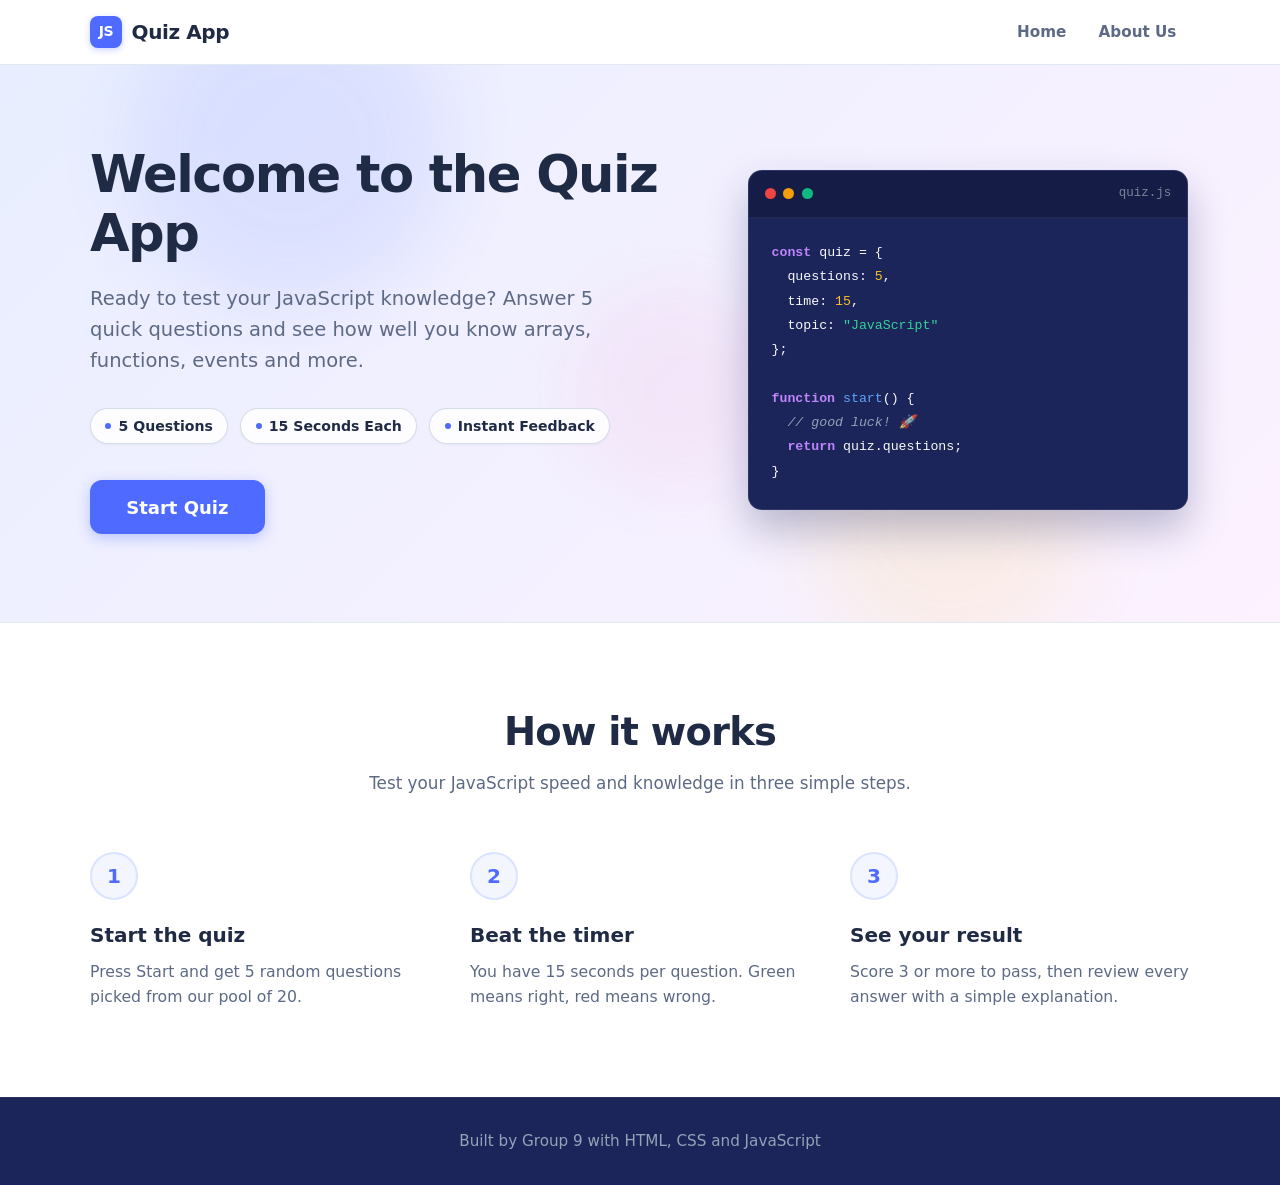
<file: index.html>
<!DOCTYPE html>
<html lang="en">

<head>
  <meta charset="UTF-8">
  <meta name="viewport" content="width=device-width, initial-scale=1.0">
  <title>JS Quiz App | Test your JavaScript knowledge</title>
  <link rel="stylesheet" href="style.css">
</head>

<body>
  <!-- FULLSCREEN CONFETTI CANVAS -->
  <canvas id="confetti-canvas"></canvas>

  <!-- STICKY NAVBAR -->
  <header class="navbar">
    <div class="wrap nav-inner">
      <a href="#" id="nav-home" class="brand" aria-label="JS Quiz App Home">
        <span class="brand-icon">JS</span>
        <span class="brand-name">Quiz App</span>
      </a>
      <nav>
        <a href="index.html" id="nav-home-link" class="nav-link">Home</a>
        <a href="about.html" id="nav-about-link" class="nav-link">About Us</a>
        <button type="button" id="nav-exit-btn" class="nav-link exit-nav-btn" style="display: none;"
          title="Exit to Home screen">Exit Quiz</button>
      </nav>
    </div>
  </header>

  <!-- MAIN APP SCREENS -->
  <main id="app-main">

    <!-- SCREEN 1: HOME -->
    <section id="home-screen" class="screen active" aria-labelledby="home-title">
      <div class="hero">
        <div class="hero-bg-shapes" aria-hidden="true">
          <div class="shape shape-1"></div>
          <div class="shape shape-2"></div>
          <div class="shape shape-3"></div>
        </div>
        <div class="wrap hero-grid">
          <div class="hero-text">
            <h1 id="home-title">Welcome to the Quiz App</h1>
            <p class="lead">Ready to test your JavaScript knowledge? Answer 5 quick questions and see how well you know
              arrays, functions, events and more.</p>
            <div class="chips">
              <span class="chip"><span class="chip-dot"></span>5 Questions</span>
              <span class="chip"><span class="chip-dot"></span>15 Seconds Each</span>
              <span class="chip"><span class="chip-dot"></span>Instant Feedback</span>
            </div>
            <div class="hero-actions">
              <button id="start-btn" class="btn primary big">Start Quiz</button>
            </div>
          </div>
          <div class="hero-art" aria-hidden="true">
            <div class="code-window">
              <div class="code-bar">
                <i class="dot red"></i>
                <i class="dot yellow"></i>
                <i class="dot green"></i>
                <span class="code-title">quiz.js</span>
              </div>
              <pre><code><span class="k">const</span> quiz = {
  questions: <span class="n">5</span>,
  time: <span class="n">15</span>,
  topic: <span class="s">"JavaScript"</span>
};

<span class="k">function</span> <span class="f">start</span>() {
  <span class="c">// good luck! 🚀</span>
  <span class="k">return</span> quiz.questions;
}</code></pre>
            </div>
          </div>
        </div>
      </div>

      <div class="wrap how">
        <div class="section-header">
          <h2>How it works</h2>
          <p class="section-desc">Test your JavaScript speed and knowledge in three simple steps.</p>
        </div>
        <div class="steps">
          <div class="step">
            <span class="step-num">1</span>
            <h3>Start the quiz</h3>
            <p>Press Start and get 5 random questions picked from our pool of 20.</p>
          </div>
          <div class="step">
            <span class="step-num">2</span>
            <h3>Beat the timer</h3>
            <p>You have 15 seconds per question. Green means right, red means wrong.</p>
          </div>
          <div class="step">
            <span class="step-num">3</span>
            <h3>See your result</h3>
            <p>Score 3 or more to pass, then review every answer with a simple explanation.</p>
          </div>
        </div>
      </div>
    </section>

    <!-- SCREEN 2: QUIZ -->
    <section id="quiz-screen" class="screen" aria-labelledby="question-text">
      <!-- Full-width light timer strip -->
      <div class="timer-band">
        <div class="wrap timer-wrap">
          <span class="timer-label">Time left</span>
          <div class="timer-track" role="progressbar" aria-label="Question timer" aria-valuenow="15" aria-valuemin="0"
            aria-valuemax="15">
            <div id="timer-bar" class="timer-bar"></div>
          </div>
          <span id="timer-text" class="timer-text">15s</span>
        </div>
      </div>

      <div class="wrap quiz-body">
        <div class="quiz-header">
          <span id="question-counter" class="badge-counter">Question 1 of 5</span>
          <span id="live-score" class="badge-score">Score: 0</span>
        </div>

        <div class="progress-track" role="progressbar" aria-label="Quiz progress" aria-valuenow="0" aria-valuemin="0"
          aria-valuemax="5">
          <div id="progress-bar" class="progress-bar"></div>
        </div>

        <div id="question-area" class="question-area" aria-live="polite">
          <h2 id="question-text"></h2>
          <div id="options" class="options"></div>
          <div class="quiz-controls-row">
            <div class="feedback-container">
              <p id="feedback" class="feedback" aria-live="assertive"></p>
            </div>
            <button id="skip-btn" class="btn btn-skip" type="button" title="Skip this question">Skip Question
              &rarr;</button>
          </div>
        </div>
      </div>
    </section>

    <!-- SCREEN 3: RESULT -->
    <section id="result-screen" class="screen" aria-labelledby="result-title">
      <!-- Full-width result banner -->
      <div class="result-hero">
        <div class="wrap result-grid">
          <div class="score-circle-wrapper">
            <div class="score-circle" aria-label="Final score">
              <span id="score-value">0</span>
              <span class="score-denom">/ 5</span>
            </div>
          </div>
          <div class="result-text">
            <h2 id="result-title"></h2>
            <p id="result-subtitle" class="lead"></p>
            <div id="best-score-wrapper" class="best-score-wrapper">
              <p id="best-score" class="best-score"></p>
            </div>
            <div class="result-buttons">
              <button id="retry-btn" class="btn primary">Try Again</button>
              <button id="home-btn" class="btn secondary">Back to Home</button>
            </div>
          </div>
        </div>
      </div>

      <!-- Review section on white background -->
      <div class="wrap review">
        <div class="review-header">
          <h3>Review your answers</h3>
          <p class="review-desc">Check your answers against the correct solutions with simple explanations.</p>
        </div>
        <div id="review-list" class="review-list"></div>
      </div>
    </section>

    <!-- SCREEN 4: ABOUT US -->
    <section id="about-screen" class="screen" aria-labelledby="about-title">
      <div class="hero about-hero">
        <div class="wrap">
          <div class="hero-text">
            <h1 id="about-title">About Group 9</h1>
            <p class="lead">Web Development Project · Build a Quiz That Challenges the Class with JavaScript</p>
          </div>
        </div>
      </div>

      <div class="wrap about-content">
        <div class="section-header">
          <h2>Meet the team</h2>
        </div>

        <!-- add <span class="member-badge">Role</span> inside .member-info if roles are needed -->
        <div class="team-grid">
          <div class="member-card">
            <div class="member-avatar">A</div>
            <div class="member-info">
              <h3 class="member-name">Ayesha Fatima</h3>
              <p class="member-reg">2024-ag-5501</p>
            </div>
          </div>

          <div class="member-card">
            <div class="member-avatar">M</div>
            <div class="member-info">
              <h3 class="member-name">Malaika Bashir</h3>
              <p class="member-reg">2024-ag-4316</p>
            </div>
          </div>

          <div class="member-card">
            <div class="member-avatar">M</div>
            <div class="member-info">
              <h3 class="member-name">Minahal Murtaza</h3>
              <p class="member-reg">2024-ag-4893</p>
            </div>
          </div>

          <div class="member-card">
            <div class="member-avatar">A</div>
            <div class="member-info">
              <h3 class="member-name">Ahmed Raza</h3>
              <p class="member-reg">2024-ag-6489</p>
            </div>
          </div>

          <div class="member-card">
            <div class="member-avatar">R</div>
            <div class="member-info">
              <h3 class="member-name">Rashid Ali</h3>
              <p class="member-reg">2024-ag-7095</p>
            </div>
          </div>

          <div class="member-card">
            <div class="member-avatar">I</div>
            <div class="member-info">
              <h3 class="member-name">Imama Khalid</h3>
              <p class="member-reg">2024-ag-7557</p>
            </div>
          </div>
        </div>

        <div class="about-overview-card">
          <div class="overview-header">
            <h3>About the project</h3>
          </div>
          <div class="overview-grid">
            <div class="overview-item">
              <div class="overview-icon">📦</div>
              <div class="overview-text">
                <strong>Arrays &amp; Objects</strong>
                <p>20 questions stored as an array of objects.</p>
              </div>
            </div>

            <div class="overview-item">
              <div class="overview-icon">⚙️</div>
              <div class="overview-text">
                <strong>Functions</strong>
                <p>Small, single-purpose functions run each part of the quiz.</p>
              </div>
            </div>

            <div class="overview-item">
              <div class="overview-icon">🎯</div>
              <div class="overview-text">
                <strong>Events</strong>
                <p>Clicks and keyboard keys (1-4, S, Esc) control the quiz.</p>
              </div>
            </div>

            <div class="overview-item">
              <div class="overview-icon">⏱️</div>
              <div class="overview-text">
                <strong>Timers</strong>
                <p>A 15-second countdown bar changes from green to orange to red.</p>
              </div>
            </div>

            <div class="overview-item">
              <div class="overview-icon">🏆</div>
              <div class="overview-text">
                <strong>Score Calculation</strong>
                <p>Correct answers add one point; 3 out of 5 is a pass.</p>
              </div>
            </div>

            <div class="overview-item">
              <div class="overview-icon">💡</div>
              <div class="overview-text">
                <strong>Answer Feedback</strong>
                <p>Instant colours plus a review with a simple explanation for every question.</p>
              </div>
            </div>
          </div>
        </div>

        <div class="about-actions">
          <button id="about-start-btn" class="btn primary">Start Quiz</button>
          <button id="about-home-btn" class="btn secondary">Back to Home</button>
        </div>
      </div>
    </section>

  </main>

  <!-- FOOTER -->
  <footer class="footer">
    <div class="wrap footer-content">
      <p>Built by Group 9 with HTML, CSS and JavaScript</p>
    </div>
  </footer>

  <script src="script.js"></script>
</body>

</html>
</file>
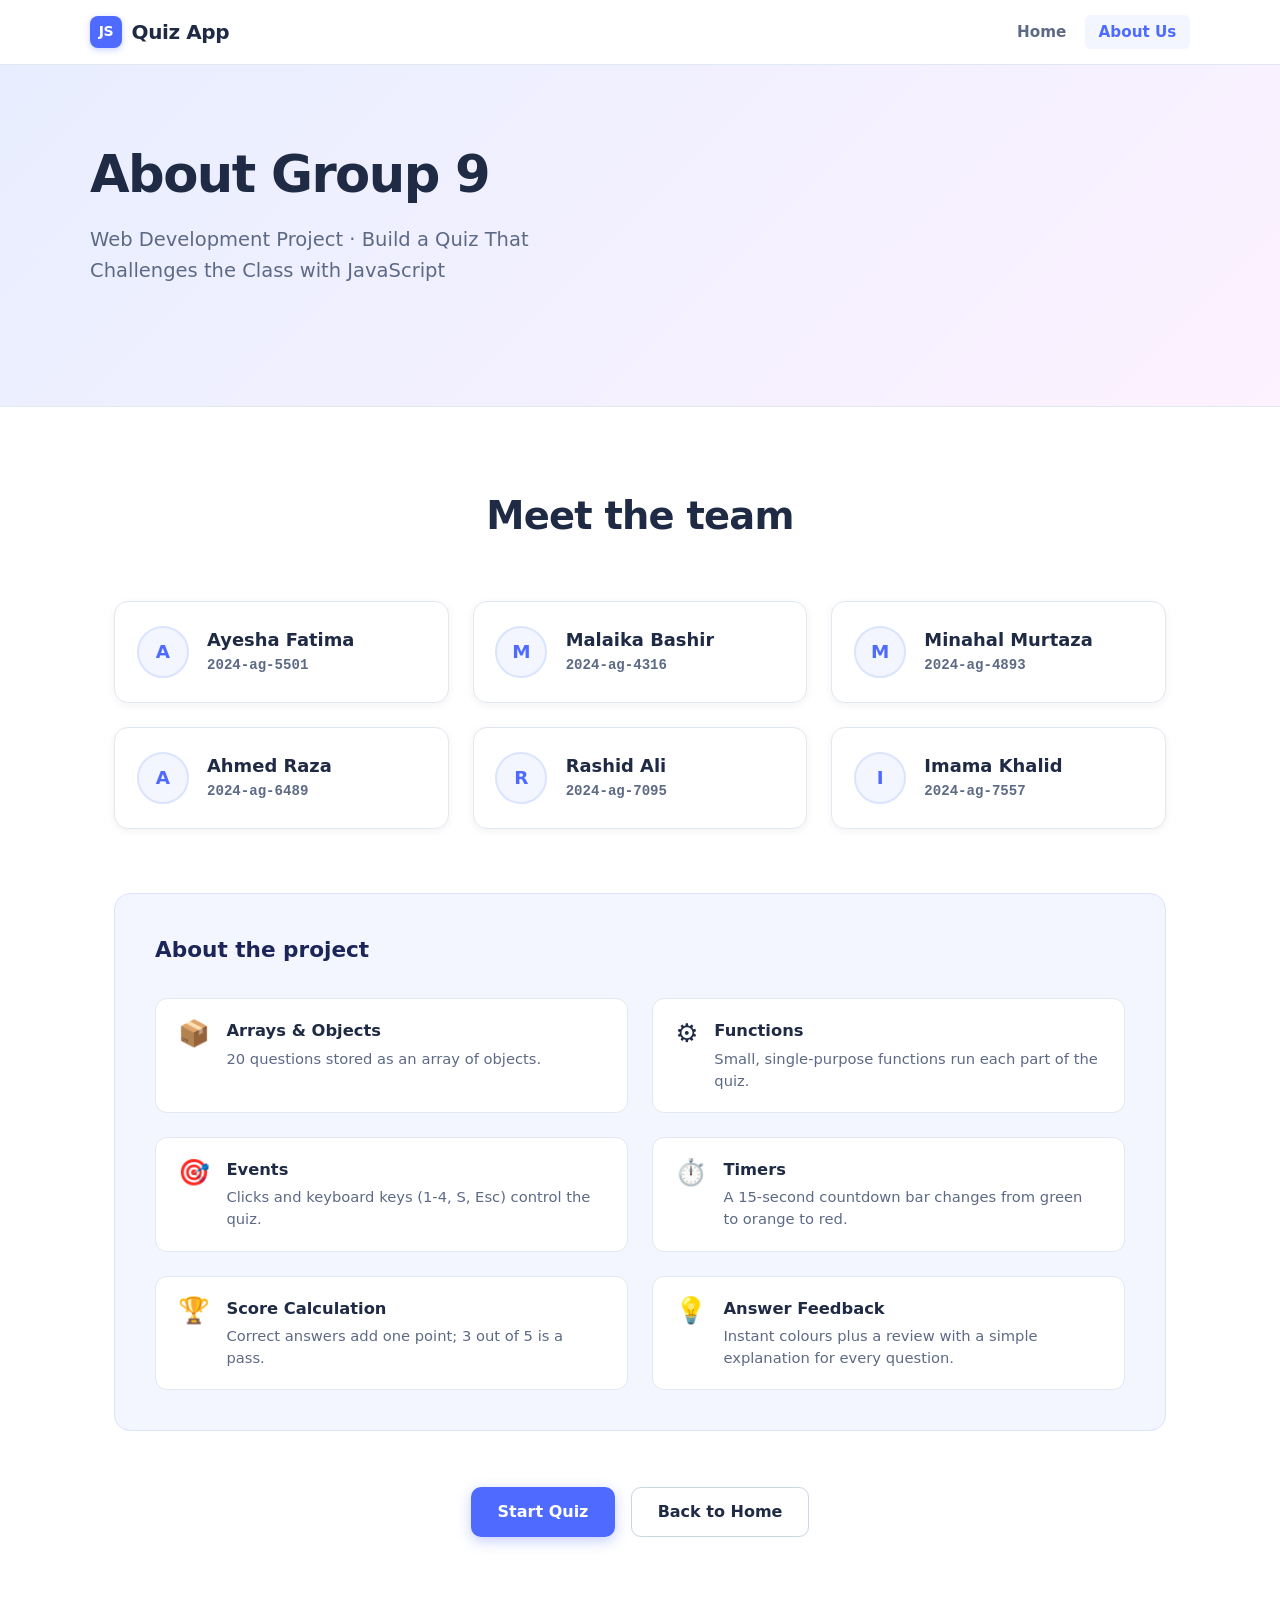
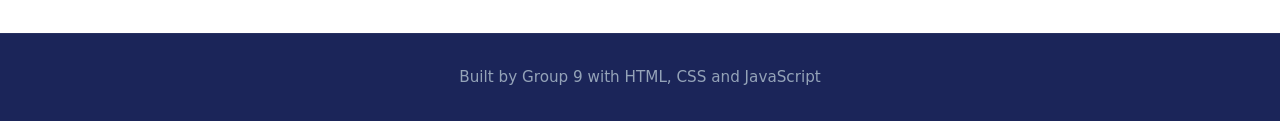
<file: about.html>
<!DOCTYPE html>
<html lang="en">

<head>
  <meta charset="UTF-8">
  <meta name="viewport" content="width=device-width, initial-scale=1.0">
  <title>About Us | JS Quiz App - Group 9</title>
  <link rel="stylesheet" href="style.css">
</head>

<body>
  <!-- STICKY NAVBAR -->
  <header class="navbar">
    <div class="wrap nav-inner">
      <a href="index.html" class="brand" aria-label="JS Quiz App Home">
        <span class="brand-icon">JS</span>
        <span class="brand-name">Quiz App</span>
      </a>
      <nav>
        <a href="index.html" class="nav-link">Home</a>
        <a href="about.html" class="nav-link active">About Us</a>
      </nav>
    </div>
  </header>

  <!-- MAIN APP CONTENT -->
  <main id="app-main">

    <!-- SCREEN 4: ABOUT US -->
    <section id="about-screen" class="screen active" aria-labelledby="about-title">
      <div class="hero about-hero">
        <div class="wrap">
          <div class="hero-text">
            <h1 id="about-title">About Group 9</h1>
            <p class="lead">Web Development Project · Build a Quiz That Challenges the Class with JavaScript</p>
          </div>
        </div>
      </div>

      <div class="wrap about-content">
        <div class="section-header">
          <h2>Meet the team</h2>
        </div>

        <!-- add <span class="member-badge">Role</span> inside .member-info if roles are needed -->
        <div class="team-grid">
          <div class="member-card">
            <div class="member-avatar">A</div>
            <div class="member-info">
              <h3 class="member-name">Ayesha Fatima</h3>
              <p class="member-reg">2024-ag-5501</p>
            </div>
          </div>

          <div class="member-card">
            <div class="member-avatar">M</div>
            <div class="member-info">
              <h3 class="member-name">Malaika Bashir</h3>
              <p class="member-reg">2024-ag-4316</p>
            </div>
          </div>

          <div class="member-card">
            <div class="member-avatar">M</div>
            <div class="member-info">
              <h3 class="member-name">Minahal Murtaza</h3>
              <p class="member-reg">2024-ag-4893</p>
            </div>
          </div>

          <div class="member-card">
            <div class="member-avatar">A</div>
            <div class="member-info">
              <h3 class="member-name">Ahmed Raza</h3>
              <p class="member-reg">2024-ag-6489</p>
            </div>
          </div>

          <div class="member-card">
            <div class="member-avatar">R</div>
            <div class="member-info">
              <h3 class="member-name">Rashid Ali</h3>
              <p class="member-reg">2024-ag-7095</p>
            </div>
          </div>

          <div class="member-card">
            <div class="member-avatar">I</div>
            <div class="member-info">
              <h3 class="member-name">Imama Khalid</h3>
              <p class="member-reg">2024-ag-7557</p>
            </div>
          </div>
        </div>

        <div class="about-overview-card">
          <div class="overview-header">
            <h3>About the project</h3>
          </div>
          <div class="overview-grid">
            <div class="overview-item">
              <div class="overview-icon">📦</div>
              <div class="overview-text">
                <strong>Arrays &amp; Objects</strong>
                <p>20 questions stored as an array of objects.</p>
              </div>
            </div>

            <div class="overview-item">
              <div class="overview-icon">⚙️</div>
              <div class="overview-text">
                <strong>Functions</strong>
                <p>Small, single-purpose functions run each part of the quiz.</p>
              </div>
            </div>

            <div class="overview-item">
              <div class="overview-icon">🎯</div>
              <div class="overview-text">
                <strong>Events</strong>
                <p>Clicks and keyboard keys (1-4, S, Esc) control the quiz.</p>
              </div>
            </div>

            <div class="overview-item">
              <div class="overview-icon">⏱️</div>
              <div class="overview-text">
                <strong>Timers</strong>
                <p>A 15-second countdown bar changes from green to orange to red.</p>
              </div>
            </div>

            <div class="overview-item">
              <div class="overview-icon">🏆</div>
              <div class="overview-text">
                <strong>Score Calculation</strong>
                <p>Correct answers add one point; 3 out of 5 is a pass.</p>
              </div>
            </div>

            <div class="overview-item">
              <div class="overview-icon">💡</div>
              <div class="overview-text">
                <strong>Answer Feedback</strong>
                <p>Instant colours plus a review with a simple explanation for every question.</p>
              </div>
            </div>
          </div>
        </div>

        <div class="about-actions">
          <a href="index.html?start=quiz" id="about-start-btn" class="btn primary">Start Quiz</a>
          <a href="index.html" id="about-home-btn" class="btn secondary">Back to Home</a>
        </div>
      </div>
    </section>

  </main>

  <!-- FOOTER -->
  <footer class="footer">
    <div class="wrap footer-content">
      <p>Built by Group 9 with HTML, CSS and JavaScript</p>
    </div>
  </footer>
</body>

</html>
</file>
<file: style.css>
/* ==========================================================================
   CSS VARIABLES & DESIGN TOKENS
   ========================================================================== */
:root {
  --bg: #ffffff;             /* page background */
  --soft: #f3f6ff;           /* light blue for bands and hover */
  --primary: #4f6bff;        /* main blue-violet */
  --primary-dark: #3b52d9;
  --accent: #ffb703;         /* yellow/orange highlight */
  --text: #1f2a44;
  --muted: #5d6a85;
  --correct: #22c55e;        /* green */
  --correct-bg: #ecfdf5;     /* soft green tint */
  --correct-border: #86efac;
  --wrong: #ef4444;          /* red */
  --wrong-bg: #fef2f2;       /* soft red tint */
  --wrong-border: #fca5a5;
  --warn: #f59e0b;           /* orange (timer mid) */
  --warn-bg: #fffbeb;
  --navy: #1b2559;           /* footer and code window */
  --shadow: 0 10px 30px rgba(79, 107, 255, 0.18);
  --shadow-sm: 0 2px 8px rgba(31, 42, 68, 0.06);
  --shadow-md: 0 6px 18px rgba(79, 107, 255, 0.12);
  --gradient-hero: linear-gradient(135deg, #e8eeff 0%, #fdf2ff 100%);
  --border-subtle: #e2e8f0;
  --font-family: "Segoe UI", system-ui, -apple-system, Roboto, Helvetica, Arial, sans-serif;
  --font-mono: ui-monospace, SFMono-Regular, Menlo, Monaco, Consolas, "Liberation Mono", "Courier New", monospace;
  --transition-fast: 0.2s ease;
  --transition-normal: 0.3s ease;
}

/* ==========================================================================
   BASE RESET & TYPOGRAPHY
   ========================================================================== */
*, *::before, *::after {
  box-sizing: border-box;
  margin: 0;
  padding: 0;
}

html {
  font-size: 16px;
  scroll-behavior: smooth;
}

body {
  min-height: 100vh;
  display: flex;
  flex-direction: column;
  background-color: var(--bg);
  color: var(--text);
  font-family: var(--font-family);
  line-height: 1.5;
  -webkit-font-smoothing: antialiased;
  -moz-osx-font-smoothing: grayscale;
  overflow-x: hidden;
}

main {
  flex: 1 0 auto;
  position: relative;
  width: 100%;
}

/* Full-width container to center readable content */
.wrap {
  width: min(92%, 1100px);
  margin-left: auto;
  margin-right: auto;
}

a {
  color: inherit;
  text-decoration: none;
}

button {
  font-family: inherit;
}

code {
  font-family: var(--font-mono);
  background-color: #f1f5f9;
  color: var(--navy);
  padding: 0.15em 0.4em;
  border-radius: 4px;
  font-size: 0.9em;
  border: 1px solid #e2e8f0;
}

/* ==========================================================================
   CONFETTI CANVAS (FULLSCREEN OVERLAY)
   ========================================================================== */
#confetti-canvas {
  position: fixed;
  inset: 0;
  width: 100vw;
  height: 100vh;
  pointer-events: none;
  z-index: 999;
}

/* ==========================================================================
   STICKY NAVBAR
   ========================================================================== */
.navbar {
  position: sticky;
  top: 0;
  z-index: 100;
  background-color: rgba(255, 255, 255, 0.95);
  backdrop-filter: blur(10px);
  -webkit-backdrop-filter: blur(10px);
  border-bottom: 1px solid var(--border-subtle);
  transition: box-shadow var(--transition-fast);
}

.nav-inner {
  display: flex;
  align-items: center;
  justify-content: space-between;
  height: 64px;
}

.brand {
  display: flex;
  align-items: center;
  gap: 0.6rem;
  font-weight: 800;
  font-size: 1.25rem;
  color: var(--text);
  letter-spacing: -0.02em;
  transition: opacity var(--transition-fast);
}

.brand:hover {
  opacity: 0.85;
}

.brand-icon {
  display: inline-flex;
  align-items: center;
  justify-content: center;
  width: 32px;
  height: 32px;
  background-color: var(--primary);
  color: #ffffff;
  font-size: 0.88rem;
  font-weight: 900;
  border-radius: 8px;
  box-shadow: 0 2px 6px rgba(79, 107, 255, 0.3);
}

.nav-link {
  font-weight: 600;
  font-size: 0.95rem;
  color: var(--muted);
  padding: 0.5rem 0.85rem;
  border-radius: 6px;
  transition: color var(--transition-fast), background-color var(--transition-fast);
}

.nav-link:hover,
.nav-link.active {
  color: var(--primary);
  background-color: var(--soft);
}

.nav-link:focus-visible {
  outline: 3px solid rgba(79, 107, 255, 0.45);
  outline-offset: 2px;
}

.nav-link.exit-nav-btn {
  background: none;
  border: 1.5px solid rgba(239, 68, 68, 0.35);
  color: var(--wrong);
  cursor: pointer;
  font-family: inherit;
  font-size: 0.92rem;
  font-weight: 700;
  padding: 0.45rem 1rem;
  border-radius: 8px;
  display: inline-flex;
  align-items: center;
  gap: 0.35rem;
  transition: all var(--transition-fast);
}

.nav-link.exit-nav-btn:hover {
  background-color: var(--wrong-bg);
  border-color: var(--wrong);
  color: #b91c1c;
  transform: translateY(-1px);
  box-shadow: 0 2px 8px rgba(239, 68, 68, 0.15);
}

/* ==========================================================================
   BUTTONS
   ========================================================================== */
.btn {
  display: inline-flex;
  align-items: center;
  justify-content: center;
  min-height: 48px;
  padding: 0.75rem 1.6rem;
  font-size: 1rem;
  font-weight: 600;
  border-radius: 10px;
  border: 1px solid transparent;
  cursor: pointer;
  transition: transform var(--transition-fast), box-shadow var(--transition-fast), background-color var(--transition-fast), border-color var(--transition-fast);
  user-select: none;
}

.btn:focus-visible {
  outline: 3px solid rgba(79, 107, 255, 0.45);
  outline-offset: 2px;
}

.btn:active {
  transform: translateY(1px);
}

.btn.big {
  min-height: 54px;
  padding: 0.9rem 2.2rem;
  font-size: 1.125rem;
  border-radius: 12px;
}

.btn.primary {
  background-color: var(--primary);
  color: #ffffff;
  box-shadow: 0 4px 14px rgba(79, 107, 255, 0.32);
}

.btn.primary:hover {
  background-color: var(--primary-dark);
  transform: translateY(-2px);
  box-shadow: 0 6px 20px rgba(79, 107, 255, 0.42);
}

.btn.secondary {
  background-color: #ffffff;
  color: var(--text);
  border-color: #cbd5e1;
}

.btn.secondary:hover {
  background-color: var(--soft);
  border-color: var(--primary);
  color: var(--primary);
  transform: translateY(-2px);
}

/* ==========================================================================
   SCREEN TRANSITIONS
   ========================================================================== */
.screen {
  display: none;
  opacity: 0;
  transform: translateY(12px);
  transition: opacity 0.3s ease, transform 0.3s ease;
}

.screen.active {
  display: block;
  opacity: 1;
  transform: translateY(0);
}

.screen-enter {
  animation: screenSlideIn 0.4s cubic-bezier(0.16, 1, 0.3, 1) forwards;
}

.screen-exit {
  animation: screenSlideOut 0.3s cubic-bezier(0.16, 1, 0.3, 1) forwards;
}

@keyframes screenSlideIn {
  from {
    opacity: 0;
    transform: translateY(14px);
  }
  to {
    opacity: 1;
    transform: translateY(0);
  }
}

@keyframes screenSlideOut {
  from {
    opacity: 1;
    transform: translateY(0);
  }
  to {
    opacity: 0;
    transform: translateY(-8px);
  }
}

/* ==========================================================================
   SCREEN 1: HOME SCREEN
   ========================================================================== */
.hero {
  position: relative;
  background: var(--gradient-hero);
  padding: 5rem 0 5.5rem;
  overflow: hidden;
  border-bottom: 1px solid var(--border-subtle);
}

/* Subtle background decorative shapes */
.hero-bg-shapes {
  position: absolute;
  inset: 0;
  pointer-events: none;
  overflow: hidden;
  z-index: 0;
}

.shape {
  position: absolute;
  border-radius: 50%;
  filter: blur(40px);
  opacity: 0.45;
}

.shape-1 {
  width: 320px;
  height: 320px;
  background-color: rgba(79, 107, 255, 0.25);
  top: -80px;
  left: 10%;
  animation: floatShape 12s ease-in-out infinite alternate;
}

.shape-2 {
  width: 280px;
  height: 280px;
  background-color: rgba(255, 183, 3, 0.2);
  bottom: -40px;
  right: 15%;
  animation: floatShape 16s ease-in-out infinite alternate-reverse;
}

.shape-3 {
  width: 200px;
  height: 200px;
  background-color: rgba(236, 72, 153, 0.15);
  top: 40%;
  left: 45%;
}

@keyframes floatShape {
  0% { transform: translateY(0) scale(1); }
  100% { transform: translateY(20px) scale(1.08); }
}

.hero-grid {
  position: relative;
  z-index: 1;
  display: grid;
  grid-template-columns: 1.15fr 0.85fr;
  align-items: center;
  gap: 3.5rem;
}

.hero-text h1 {
  font-size: clamp(2.2rem, 4.2vw, 3.2rem);
  font-weight: 800;
  line-height: 1.15;
  color: var(--text);
  letter-spacing: -0.03em;
  margin-bottom: 1.25rem;
  animation: titleFadeIn 0.6s ease-out;
}

@keyframes titleFadeIn {
  from {
    opacity: 0;
    transform: translateY(10px);
  }
  to {
    opacity: 1;
    transform: translateY(0);
  }
}

.hero-text .lead {
  font-size: clamp(1.05rem, 1.8vw, 1.22rem);
  color: var(--muted);
  line-height: 1.6;
  max-width: 540px;
  margin-bottom: 2rem;
}

.chips {
  display: flex;
  flex-wrap: wrap;
  gap: 0.75rem;
  margin-bottom: 2.25rem;
}

.chip {
  display: inline-flex;
  align-items: center;
  gap: 0.45rem;
  background: rgba(255, 255, 255, 0.85);
  border: 1px solid rgba(203, 213, 225, 0.8);
  padding: 0.4rem 0.9rem;
  border-radius: 9999px;
  font-size: 0.88rem;
  font-weight: 600;
  color: var(--text);
  box-shadow: 0 1px 3px rgba(0, 0, 0, 0.04);
}

.chip-dot {
  width: 6px;
  height: 6px;
  border-radius: 50%;
  background-color: var(--primary);
}

.hero-actions {
  display: flex;
  align-items: center;
  gap: 1rem;
}

/* Code Window */
.hero-art {
  display: flex;
  justify-content: center;
}

.code-window {
  width: 100%;
  max-width: 440px;
  background-color: var(--navy);
  border-radius: 14px;
  box-shadow: 0 20px 40px rgba(27, 37, 89, 0.28);
  border: 1px solid rgba(255, 255, 255, 0.08);
  overflow: hidden;
  animation: floatCode 6s ease-in-out infinite;
}

@keyframes floatCode {
  0%, 100% {
    transform: translateY(0);
  }
  50% {
    transform: translateY(-8px);
  }
}

.code-bar {
  display: flex;
  align-items: center;
  padding: 0.85rem 1rem;
  background-color: rgba(0, 0, 0, 0.22);
  border-bottom: 1px solid rgba(255, 255, 255, 0.06);
  gap: 0.45rem;
}

.code-bar .dot {
  width: 11px;
  height: 11px;
  border-radius: 50%;
  display: inline-block;
}

.dot.red { background-color: #ef4444; }
.dot.yellow { background-color: #f59e0b; }
.dot.green { background-color: #10b981; }

.code-title {
  margin-left: auto;
  font-family: var(--font-mono);
  font-size: 0.78rem;
  color: rgba(255, 255, 255, 0.45);
}

.code-window pre {
  margin: 0;
  padding: 1.4rem 1.4rem 1.6rem;
  font-family: var(--font-mono);
  font-size: 0.92rem;
  line-height: 1.65;
  color: #f8fafc;
  overflow-x: auto;
}

.code-window code {
  background: transparent;
  border: none;
  padding: 0;
  color: inherit;
}

.code-window .k { color: #c084fc; font-weight: 600; } /* keyword */
.code-window .n { color: #fbbf24; }                   /* number */
.code-window .s { color: #34d399; }                   /* string */
.code-window .f { color: #60a5fa; }                   /* function */
.code-window .c { color: #94a3b8; font-style: italic;}/* comment */

/* "How it works" section */
.how {
  padding: 5rem 0 5.5rem;
}

.section-header {
  text-align: center;
  margin-bottom: 3.5rem;
}

.section-header h2 {
  font-size: clamp(1.8rem, 3vw, 2.4rem);
  font-weight: 800;
  color: var(--text);
  letter-spacing: -0.02em;
  margin-bottom: 0.6rem;
}

.section-desc {
  font-size: 1.05rem;
  color: var(--muted);
}

.steps {
  display: grid;
  grid-template-columns: repeat(3, 1fr);
  gap: 2.5rem;
}

.step {
  display: flex;
  flex-direction: column;
  align-items: flex-start;
}

.step-num {
  display: flex;
  align-items: center;
  justify-content: center;
  width: 48px;
  height: 48px;
  border-radius: 50%;
  background-color: var(--soft);
  color: var(--primary);
  font-weight: 800;
  font-size: 1.25rem;
  margin-bottom: 1.25rem;
  border: 2px solid #dbe4ff;
}

.step h3 {
  font-size: 1.25rem;
  font-weight: 700;
  color: var(--text);
  margin-bottom: 0.6rem;
}

.step p {
  color: var(--muted);
  font-size: 0.98rem;
  line-height: 1.6;
}

/* ==========================================================================
   SCREEN 2: QUIZ SCREEN
   ========================================================================== */
/* Full-width timer band under navbar */
.timer-band {
  background-color: var(--soft);
  border-bottom: 1px solid var(--border-subtle);
  padding: 0.8rem 0;
}

.timer-wrap {
  display: flex;
  align-items: center;
  gap: 1.25rem;
}

.timer-label {
  font-weight: 700;
  font-size: 0.92rem;
  color: var(--muted);
  text-transform: uppercase;
  letter-spacing: 0.04em;
  white-space: nowrap;
}

.timer-track {
  flex: 1;
  height: 10px;
  background-color: #e2e8f0;
  border-radius: 9999px;
  overflow: hidden;
}

.timer-bar {
  height: 100%;
  width: 100%;
  border-radius: 9999px;
  background-color: var(--correct);
  transition: width 0.1s linear, background-color 0.3s ease;
}

.timer-bar.timer-green {
  background-color: var(--correct);
}

.timer-bar.timer-orange {
  background-color: var(--warn);
}

.timer-bar.timer-red {
  background-color: var(--wrong);
}

.timer-text {
  font-family: var(--font-mono);
  font-weight: 800;
  font-size: 1.15rem;
  color: var(--text);
  min-width: 46px;
  text-align: right;
  font-variant-numeric: tabular-nums;
}

/* Quiz Content Column (max ~860px, NO CARD WRAPPER) */
.quiz-body {
  max-width: 860px;
  padding: 3rem 1.5rem 5rem;
}

.quiz-header {
  display: flex;
  align-items: center;
  justify-content: space-between;
  margin-bottom: 1rem;
}

.badge-counter {
  font-size: 1.05rem;
  font-weight: 700;
  color: var(--text);
}

.badge-score {
  font-size: 1.05rem;
  font-weight: 700;
  color: var(--primary);
  background-color: var(--soft);
  padding: 0.35rem 0.85rem;
  border-radius: 9999px;
}

.exit-link {
  background: none;
  border: none;
  font-size: 0.88rem;
  font-weight: 600;
  color: var(--muted);
  cursor: pointer;
  padding: 0.25rem 0.5rem;
  border-radius: 4px;
  transition: color var(--transition-fast);
}

.exit-link:hover {
  color: var(--wrong);
  text-decoration: underline;
}

.progress-track {
  height: 6px;
  background-color: #edf2f7;
  border-radius: 9999px;
  overflow: hidden;
  margin-bottom: 2.5rem;
}

.progress-bar {
  height: 100%;
  width: 0%;
  background-color: var(--primary);
  border-radius: 9999px;
  transition: width 0.35s cubic-bezier(0.16, 1, 0.3, 1);
}

.question-area {
  animation: questionFadeIn 0.35s ease-out;
}

.question-area.anim-out {
  animation: questionFadeOut 0.25s ease-in forwards;
}

@keyframes questionFadeIn {
  from {
    opacity: 0;
    transform: translateY(10px);
  }
  to {
    opacity: 1;
    transform: translateY(0);
  }
}

@keyframes questionFadeOut {
  from {
    opacity: 1;
    transform: translateY(0);
  }
  to {
    opacity: 0;
    transform: translateY(-8px);
  }
}

#question-text {
  font-size: clamp(1.4rem, 2.5vw, 1.95rem);
  font-weight: 700;
  line-height: 1.35;
  color: var(--text);
  margin-bottom: 2rem;
  letter-spacing: -0.015em;
}

/* 4 Answer buttons: 2x2 grid on desktop */
.options {
  display: grid;
  grid-template-columns: 1fr 1fr;
  gap: 1.1rem;
}

.option-btn {
  display: flex;
  align-items: center;
  gap: 0.85rem;
  min-height: 56px;
  padding: 1.1rem 1.35rem;
  background-color: #ffffff;
  border: 2px solid #e2e8f0;
  border-radius: 12px;
  color: var(--text);
  font-size: 1.05rem;
  font-weight: 600;
  text-align: left;
  line-height: 1.4;
  cursor: pointer;
  transition: transform 0.18s ease, border-color 0.18s ease, background-color 0.18s ease, box-shadow 0.18s ease;
  user-select: none;
}

.option-btn:hover:not(:disabled) {
  border-color: var(--primary);
  background-color: var(--soft);
  transform: translateY(-2px);
  box-shadow: 0 6px 16px rgba(79, 107, 255, 0.12);
}

.option-btn:focus-visible {
  outline: 3px solid rgba(79, 107, 255, 0.45);
  outline-offset: 2px;
}

.option-key {
  display: inline-flex;
  align-items: center;
  justify-content: center;
  width: 28px;
  height: 28px;
  background-color: #f1f5f9;
  color: var(--muted);
  border-radius: 6px;
  font-size: 0.85rem;
  font-weight: 700;
  flex-shrink: 0;
  transition: background-color var(--transition-fast), color var(--transition-fast);
}

.option-btn:hover:not(:disabled) .option-key {
  background-color: var(--primary);
  color: #ffffff;
}

.option-label {
  flex: 1;
}

/* Button Pop Animation upon selection */
.option-btn.pop {
  transform: scale(1.02);
}

/* Feedback states */
.option-btn.correct {
  background-color: var(--correct-bg) !important;
  border-color: var(--correct) !important;
  color: #14532d !important;
  animation: pulseCorrect 0.45s ease-out;
}

.option-btn.correct .option-key {
  background-color: var(--correct) !important;
  color: #ffffff !important;
}

.option-btn.wrong {
  background-color: var(--wrong-bg) !important;
  border-color: var(--wrong) !important;
  color: #7f1d1d !important;
  animation: shakeWrong 0.4s ease-in-out;
}

.option-btn.wrong .option-key {
  background-color: var(--wrong) !important;
  color: #ffffff !important;
}

.option-btn:disabled {
  cursor: default;
}

@keyframes pulseCorrect {
  0% { transform: scale(1); }
  50% { transform: scale(1.03); }
  100% { transform: scale(1); }
}

@keyframes shakeWrong {
  0%, 100% { transform: translateX(0); }
  20%, 60% { transform: translateX(-6px); }
  40%, 80% { transform: translateX(6px); }
}

.quiz-controls-row {
  display: flex;
  align-items: center;
  justify-content: space-between;
  margin-top: 1.75rem;
  min-height: 48px;
  gap: 1.5rem;
}

.btn-skip {
  background-color: #ffffff;
  color: var(--muted);
  border: 1.5px solid #cbd5e1;
  font-size: 0.95rem;
  font-weight: 600;
  padding: 0.65rem 1.4rem;
  min-height: 46px;
  border-radius: 10px;
  cursor: pointer;
  display: inline-flex;
  align-items: center;
  gap: 0.5rem;
  transition: all var(--transition-fast);
  margin-left: auto;
  flex-shrink: 0;
}

.btn-skip:hover:not(:disabled) {
  background-color: var(--soft);
  color: var(--primary);
  border-color: var(--primary);
  transform: translateY(-2px);
  box-shadow: 0 4px 12px rgba(79, 107, 255, 0.12);
}

.btn-skip:focus-visible {
  outline: 3px solid rgba(79, 107, 255, 0.45);
  outline-offset: 2px;
}

.btn-skip:disabled {
  opacity: 0.45;
  cursor: not-allowed;
  transform: none !important;
  box-shadow: none !important;
}

.feedback-container {
  min-height: 44px;
  display: flex;
  align-items: center;
}

.feedback {
  font-size: 1.25rem;
  font-weight: 700;
  text-align: left;
  opacity: 0;
  transform: translateY(6px);
  transition: opacity 0.2s ease, transform 0.2s ease;
}

.feedback.show {
  opacity: 1;
  transform: translateY(0);
}

.feedback-correct {
  color: var(--correct);
}

.feedback-wrong {
  color: var(--wrong);
}

.feedback-timeout {
  color: var(--warn);
}

.feedback-skipped {
  color: #64748b;
}

/* ==========================================================================
   SCREEN 3: RESULT SCREEN
   ========================================================================== */
.result-hero {
  background: var(--gradient-hero);
  border-bottom: 1px solid var(--border-subtle);
  padding: 4.5rem 0;
}

.result-grid {
  display: grid;
  grid-template-columns: auto 1fr;
  align-items: center;
  gap: 3.5rem;
}

.score-circle-wrapper {
  display: flex;
  justify-content: center;
}

.score-circle {
  width: 156px;
  height: 156px;
  border-radius: 50%;
  background-color: #ffffff;
  border: 5px solid var(--primary);
  display: flex;
  flex-direction: row;
  align-items: center;
  justify-content: center;
  gap: 0.25rem;
  font-size: 2.8rem;
  font-weight: 800;
  color: var(--text);
  box-shadow: var(--shadow);
}

.score-denom {
  font-size: 1.6rem;
  font-weight: 700;
  color: var(--muted);
}

.result-text h2 {
  font-size: clamp(2rem, 3.5vw, 2.7rem);
  font-weight: 800;
  letter-spacing: -0.02em;
  margin-bottom: 0.6rem;
}

.result-text h2.pass {
  color: var(--correct);
}

.result-text h2.fail {
  color: var(--warn);
}

.result-text .lead {
  font-size: 1.15rem;
  color: var(--muted);
  line-height: 1.5;
  margin-bottom: 1rem;
}

.best-score-wrapper {
  margin-bottom: 1.8rem;
}

.best-score {
  display: inline-flex;
  align-items: center;
  gap: 0.6rem;
  font-size: 1rem;
  font-weight: 700;
  color: var(--navy);
  background-color: rgba(255, 255, 255, 0.85);
  padding: 0.45rem 1rem;
  border-radius: 9999px;
  border: 1px solid rgba(203, 213, 225, 0.7);
}

.badge-new-best {
  display: inline-flex;
  align-items: center;
  background-color: #fef3c7;
  color: #b45309;
  font-size: 0.82rem;
  font-weight: 800;
  padding: 0.2rem 0.65rem;
  border-radius: 9999px;
  animation: pulseBadge 1.2s ease-in-out infinite;
}

@keyframes pulseBadge {
  0%, 100% { transform: scale(1); }
  50% { transform: scale(1.05); }
}

.result-buttons {
  display: flex;
  flex-wrap: wrap;
  align-items: center;
  gap: 1rem;
}

/* Review Section below banner (Centered, on white page) */
.review {
  max-width: 860px;
  padding: 4rem 1.5rem 6rem;
}

.review-header {
  margin-bottom: 2rem;
}

.review-header h3 {
  font-size: 1.7rem;
  font-weight: 800;
  color: var(--text);
  margin-bottom: 0.4rem;
}

.review-desc {
  font-size: 1rem;
  color: var(--muted);
}

.review-list {
  display: flex;
  flex-direction: column;
  gap: 1.25rem;
}

/* Review row (NOT a floating card) */
.review-item {
  background-color: #ffffff;
  border: 1px solid var(--border-subtle);
  border-radius: 10px;
  padding: 1.35rem 1.6rem;
  opacity: 0;
  animation: itemFadeIn 0.4s ease-out forwards;
}

.review-item.correct {
  border-left: 5px solid var(--correct);
}

.review-item.wrong {
  border-left: 5px solid var(--wrong);
}

.review-item.skipped {
  border-left: 5px solid #94a3b8;
}

@keyframes itemFadeIn {
  from {
    opacity: 0;
    transform: translateY(8px);
  }
  to {
    opacity: 1;
    transform: translateY(0);
  }
}

.review-q-title {
  font-size: 1.08rem;
  font-weight: 700;
  color: var(--text);
  margin-bottom: 0.75rem;
  line-height: 1.4;
}

.review-answer-row {
  display: flex;
  flex-wrap: wrap;
  align-items: center;
  gap: 0.6rem;
  font-size: 0.96rem;
  margin-bottom: 0.4rem;
}

.review-answer-label {
  color: var(--muted);
  font-weight: 600;
  min-width: 120px;
}

.review-answer-val {
  font-weight: 700;
  color: var(--text);
}

.status-badge {
  display: inline-flex;
  align-items: center;
  font-size: 0.85rem;
  font-weight: 700;
  padding: 0.15rem 0.55rem;
  border-radius: 4px;
}

.status-badge.correct {
  background-color: var(--correct-bg);
  color: #15803d;
}

.status-badge.wrong {
  background-color: var(--wrong-bg);
  color: #b91c1c;
}

.status-badge.timeout {
  background-color: var(--warn-bg);
  color: #b45309;
}

.status-badge.skipped {
  background-color: #f1f5f9;
  color: #475569;
}

.review-why {
  margin-top: 0.75rem;
  padding-top: 0.75rem;
  border-top: 1px dashed var(--border-subtle);
  font-size: 0.92rem;
  color: var(--muted);
  line-height: 1.5;
}

.review-why strong {
  color: var(--text);
}

/* ==========================================================================
   SCREEN 4: ABOUT US
   ========================================================================== */
.about-hero {
  border-bottom: 1px solid var(--border-subtle);
}

.about-content {
  padding: 5rem 1.5rem 6rem;
}

.team-grid {
  display: grid;
  grid-template-columns: repeat(3, 1fr);
  gap: 1.5rem;
  margin-bottom: 4rem;
}

.member-card {
  background-color: #ffffff;
  border: 1.5px solid var(--border-subtle);
  border-radius: 14px;
  padding: 1.5rem 1.35rem;
  display: flex;
  align-items: center;
  gap: 1.15rem;
  box-shadow: var(--shadow-sm);
  transition: transform var(--transition-fast), border-color var(--transition-fast), box-shadow var(--transition-fast);
}

.member-card:hover {
  transform: translateY(-3px);
  border-color: var(--primary);
  box-shadow: 0 8px 24px rgba(79, 107, 255, 0.12);
}

.member-avatar {
  width: 52px;
  height: 52px;
  border-radius: 50%;
  background-color: var(--soft);
  color: var(--primary);
  display: flex;
  align-items: center;
  justify-content: center;
  font-size: 1.15rem;
  font-weight: 800;
  border: 2px solid #dbe4ff;
  flex-shrink: 0;
  letter-spacing: -0.02em;
}

.member-info {
  display: flex;
  flex-direction: column;
  gap: 0.2rem;
  overflow: hidden;
}

.member-name {
  font-size: 1.12rem;
  font-weight: 700;
  color: var(--text);
  line-height: 1.3;
}

.member-reg {
  font-family: var(--font-mono);
  font-size: 0.88rem;
  font-weight: 600;
  color: var(--muted);
}

.member-badge {
  display: inline-block;
  align-self: flex-start;
  margin-top: 0.35rem;
  font-size: 0.76rem;
  font-weight: 700;
  padding: 0.15rem 0.55rem;
  border-radius: 9999px;
  background-color: #e0e7ff;
  color: var(--primary-dark);
}

.about-overview-card {
  background-color: var(--soft);
  border: 1px solid #dbe4ff;
  border-radius: 16px;
  padding: 2.5rem;
}

.overview-header {
  margin-bottom: 2rem;
}

.overview-header h3 {
  font-size: 1.35rem;
  font-weight: 800;
  color: var(--navy);
  margin-bottom: 0.35rem;
}

.overview-header p {
  font-size: 1.05rem;
  color: var(--muted);
}

.overview-grid {
  display: grid;
  grid-template-columns: repeat(2, 1fr);
  gap: 1.5rem;
}

.overview-item {
  display: flex;
  gap: 1rem;
  align-items: flex-start;
  background-color: #ffffff;
  padding: 1.25rem 1.4rem;
  border-radius: 12px;
  border: 1px solid var(--border-subtle);
  transition: border-color var(--transition-fast), transform var(--transition-fast);
}

.overview-item:hover {
  border-color: #cbd5e1;
  transform: translateY(-2px);
}

.overview-icon {
  font-size: 1.6rem;
  line-height: 1;
  flex-shrink: 0;
  margin-top: 0.1rem;
}

.overview-text strong {
  display: block;
  font-size: 1.02rem;
  color: var(--text);
  margin-bottom: 0.25rem;
}

.overview-text p {
  font-size: 0.92rem;
  color: var(--muted);
  line-height: 1.5;
  margin: 0;
}

.about-actions {
  display: flex;
  align-items: center;
  justify-content: center;
  gap: 1rem;
  margin-top: 3.5rem;
}

/* ==========================================================================
   FOOTER
   ========================================================================== */
.footer {
  background-color: var(--navy);
  color: #94a3b8;
  padding: 2rem 0;
  text-align: center;
  font-size: 0.95rem;
  margin-top: auto;
  border-top: 1px solid rgba(255, 255, 255, 0.05);
}

.footer p {
  margin: 0;
}

/* ==========================================================================
   RESPONSIVENESS (MOBILE-FIRST)
   ========================================================================== */
@media (max-width: 860px) {
  .hero-grid {
    grid-template-columns: 1fr;
    gap: 2.5rem;
    text-align: center;
  }

  .hero-text .lead {
    margin-left: auto;
    margin-right: auto;
  }

  .chips {
    justify-content: center;
  }

  .hero-actions {
    justify-content: center;
  }

  .steps {
    grid-template-columns: 1fr;
    gap: 2rem;
  }

  .step {
    align-items: center;
    text-align: center;
  }

  .result-grid {
    grid-template-columns: 1fr;
    text-align: center;
    gap: 2rem;
  }

  .result-buttons {
    justify-content: center;
  }

  .best-score-wrapper {
    display: flex;
    justify-content: center;
  }

  .team-grid {
    grid-template-columns: repeat(2, 1fr);
    gap: 1.25rem;
  }
}

@media (max-width: 640px) {
  .hero {
    padding: 3.5rem 0 4rem;
  }

  .options {
    grid-template-columns: 1fr;
    gap: 0.85rem;
  }

  .option-btn {
    min-height: 52px;
    padding: 0.9rem 1.1rem;
    font-size: 1rem;
  }

  .review-answer-row {
    flex-direction: column;
    align-items: flex-start;
    gap: 0.2rem;
  }

  .review-answer-label {
    min-width: unset;
  }

  .quiz-controls-row {
    flex-direction: column-reverse;
    align-items: stretch;
    gap: 0.85rem;
  }

  .btn-skip {
    width: 100%;
    justify-content: center;
    margin-left: 0;
  }

  .feedback {
    text-align: center;
  }

  .team-grid {
    grid-template-columns: 1fr;
  }

  .overview-grid {
    grid-template-columns: 1fr;
    gap: 1rem;
  }

  .about-overview-card {
    padding: 1.5rem 1.25rem;
  }

  .about-actions {
    flex-direction: column;
    width: 100%;
    gap: 0.85rem;
  }

  .about-actions .btn {
    width: 100%;
  }
}

/* ==========================================================================
   REDUCED MOTION SUPPORT
   ========================================================================== */
@media (prefers-reduced-motion: reduce) {
  *, *::before, *::after {
    animation-duration: 0.01ms !important;
    animation-iteration-count: 1 !important;
    transition-duration: 0.01ms !important;
    scroll-behavior: auto !important;
  }
}
</file>
